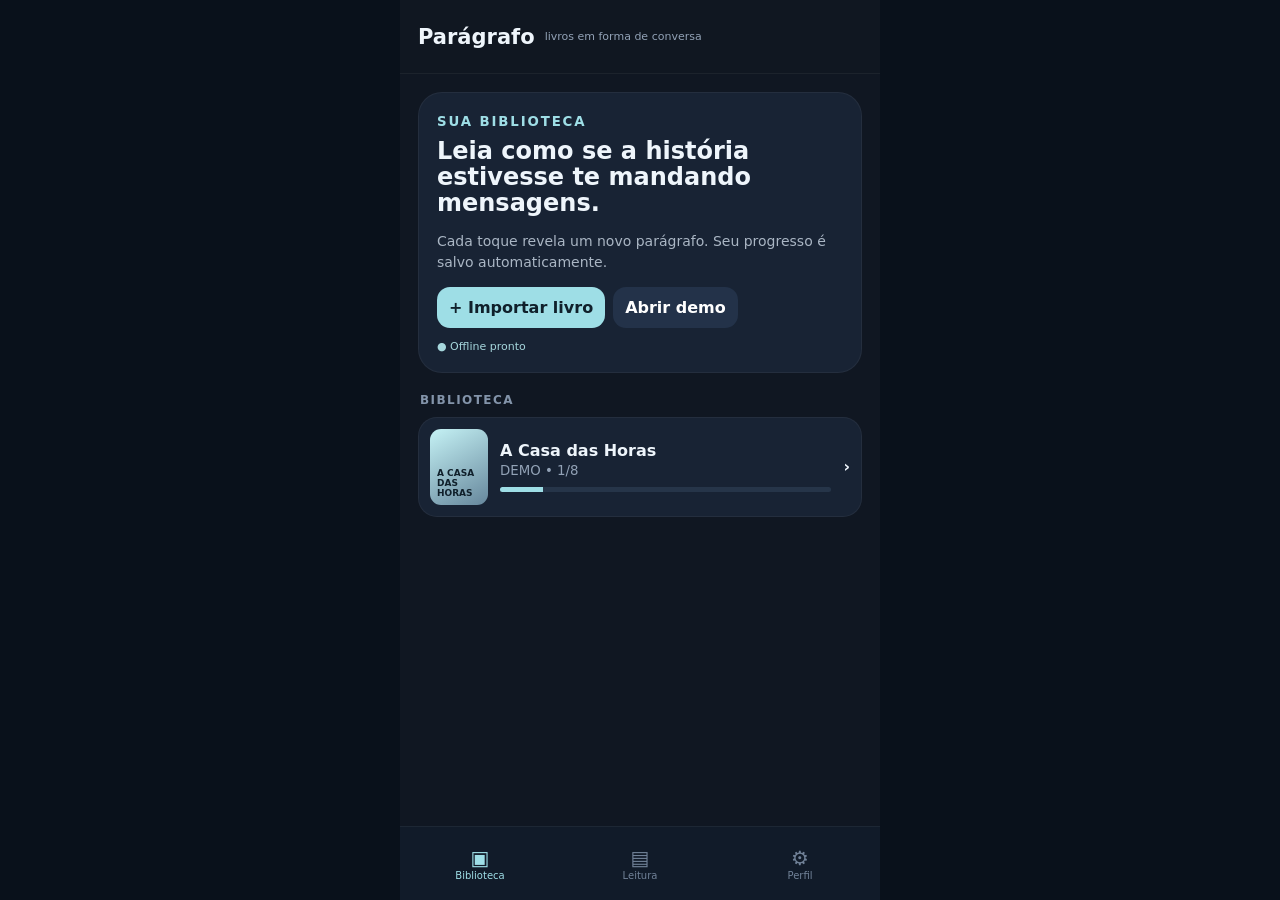
<file: index.html>
<!doctype html><html lang="pt-BR"><head><meta charset="utf-8"><meta name="viewport" content="width=device-width,initial-scale=1,viewport-fit=cover"><meta name="theme-color" content="#101722"><title>Parágrafo</title><link rel="manifest" href="./manifest.webmanifest"><link rel="icon" href="./icons/icon-192.png"><link rel="stylesheet" href="./styles.css"></head><body><div id="app">
<header><b>Parágrafo</b><small>livros em forma de conversa</small><button id="install" hidden>Instalar</button></header>
<main>
<section id="library" class="screen active"><div class="pad"><div class="hero"><small>SUA BIBLIOTECA</small><h1>Leia como se a história estivesse te mandando mensagens.</h1><p>Cada toque revela um novo parágrafo. Seu progresso é salvo automaticamente.</p><div class="actions"><button id="import">+ Importar livro</button><button id="demo">Abrir demo</button></div><input id="file" type="file" accept=".pdf,.epub,.txt,.md,.html,.htm" hidden><span id="status">● Offline pronto</span></div><h3>Biblioteca</h3><div id="books"></div></div></section>
<section id="reader" class="screen reader"><div class="readerHead"><button id="back">‹</button><div><b id="title">Livro</b><small id="info"></small></div></div><div id="tap"><div id="messages"></div><div id="hint">Toque na tela para continuar ↓</div></div><div class="font">Aa <input id="font" type="range" min="14" max="24" value="16"><span id="fontVal">16px</span></div></section>
<section id="profile" class="screen"><div class="pad"><div class="card"><h2>Perfil da leitura</h2><p>A imagem aparece ao lado de cada parágrafo.</p><div class="profileRow"><div id="avatarBig" class="avatar big">P</div><label>Escolher imagem<input id="photo" type="file" accept="image/*" hidden></label></div><label class="lbl">Nome acima das mensagens<input id="sender" value="Livro" maxlength="24"></label></div><div class="card"><h3>Formatos</h3><p>PDF, EPUB, TXT, MD e HTML.</p><p>Livros, foto e último parágrafo ficam salvos neste aparelho.</p></div></div></section>
</main><nav><button data-s="library" class="active">▣<small>Biblioteca</small></button><button data-s="reader">▤<small>Leitura</small></button><button data-s="profile">⚙<small>Perfil</small></button></nav></div><div id="toast"></div><script type="module" src="./app.js"></script></body></html>
</file>
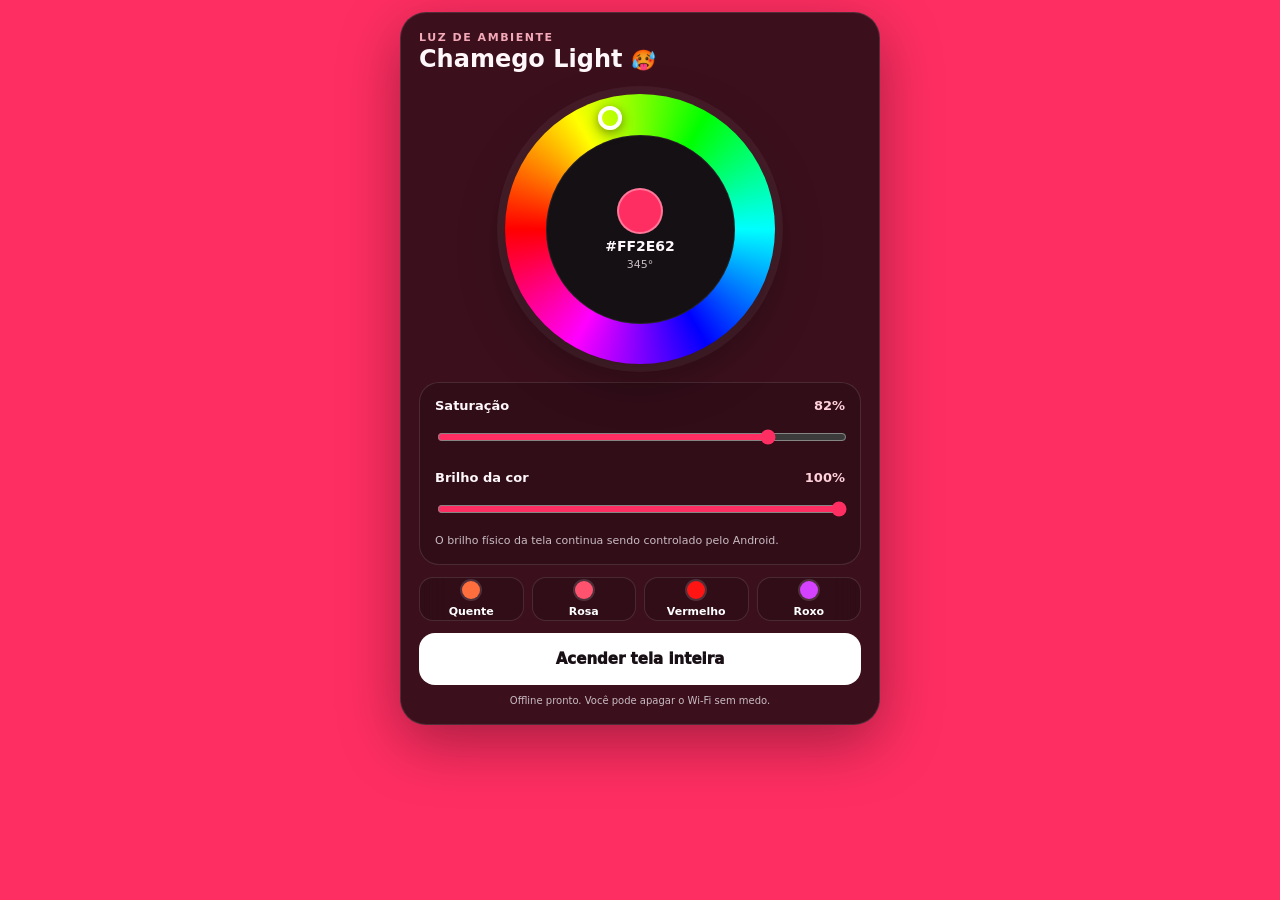
<file: chamego/index.html>
<!doctype html>
<html lang="pt-BR">
<head>
  <meta charset="utf-8">
  <meta name="viewport" content="width=device-width,initial-scale=1,viewport-fit=cover,user-scalable=no">
  <meta name="theme-color" content="#ff5a7a">
  <meta name="color-scheme" content="dark">
  <title>Chamego Light</title>
  <link rel="manifest" href="./manifest.webmanifest">
  <link rel="icon" href="./icons/icon-192.png">
  <link rel="apple-touch-icon" href="./icons/icon-192.png">
  <link rel="stylesheet" href="./styles.css">
</head>
<body>
  <main id="app" aria-label="Chamego Light">
    <div id="light" aria-hidden="true"></div>
    <section id="controls" class="panel" aria-label="Controles da luz">
      <div class="topbar">
        <div>
          <p class="eyebrow">LUZ DE AMBIENTE</p>
          <h1>Chamego Light <span>🥵</span></h1>
        </div>
        <button id="install" class="ghost" type="button" hidden>Instalar</button>
      </div>
      <div class="wheel-wrap">
        <div id="wheel" class="wheel" role="slider" tabindex="0" aria-label="Cor" aria-valuemin="0" aria-valuemax="359" aria-valuenow="345">
          <div id="wheelDot" class="wheel-dot" aria-hidden="true"></div>
          <div class="wheel-center">
            <div id="swatch" class="swatch"></div>
            <strong id="hexValue">#FF526F</strong>
            <span id="hueValue">345°</span>
          </div>
        </div>
      </div>
      <div class="slider-card">
        <label for="saturation"><span>Saturação</span><output id="saturationValue" for="saturation">82%</output></label>
        <input id="saturation" type="range" min="0" max="100" value="82" step="1">
        <label for="brightness"><span>Brilho da cor</span><output id="brightnessValue" for="brightness">100%</output></label>
        <input id="brightness" type="range" min="5" max="100" value="100" step="1">
        <p class="note">O brilho físico da tela continua sendo controlado pelo Android.</p>
      </div>
      <div class="presets" aria-label="Cores rápidas">
        <button type="button" data-h="18" data-s="92" data-v="100" style="--preset:#ff6e3d">Quente</button>
        <button type="button" data-h="345" data-s="82" data-v="100" style="--preset:#ff526f">Rosa</button>
        <button type="button" data-h="0" data-s="92" data-v="100" style="--preset:#ff1414">Vermelho</button>
        <button type="button" data-h="285" data-s="74" data-v="100" style="--preset:#d441ff">Roxo</button>
      </div>
      <button id="start" class="primary" type="button">Acender tela inteira</button>
      <p id="status" class="status" aria-live="polite">Offline pronto depois da primeira abertura.</p>
    </section>
    <button id="reveal" class="reveal" type="button" aria-label="Mostrar controles" hidden>⋯</button>
  </main>
  <script src="./app.js" defer></script>
</body>
</html>
</file>
<file: styles.css>
:root{--bg:#101722;--panel:#182334;--ink:#eef5fb;--muted:#92a2b6;--accent:#9edee6;--reader:#abc0ce;--bubble:#f3f0e6}*{box-sizing:border-box}body{margin:0;background:#09111b;color:var(--ink);font-family:system-ui,-apple-system,Segoe UI,sans-serif}button,input{font:inherit}button{cursor:pointer}#app{max-width:480px;min-height:100vh;margin:auto;background:var(--bg);position:relative}header{height:74px;padding:16px 18px;display:flex;align-items:center;gap:10px;position:sticky;top:0;z-index:9;background:#101722f4;border-bottom:1px solid #ffffff0d}header b{font-size:21px}header small{color:var(--muted);font-size:11px;flex:1}header button{border:0;border-radius:12px;padding:9px 12px;background:var(--accent);font-weight:800}.screen{display:none;min-height:calc(100vh - 148px)}.screen.active{display:block}.pad{padding:18px 18px 100px}.hero,.card{background:var(--panel);border:1px solid #ffffff0d;border-radius:24px;padding:18px}.hero>small{color:var(--accent);font-weight:900;letter-spacing:.14em}.hero h1{font-size:24px;line-height:1.08;margin:9px 0}.hero p,.card p{color:#aab6c4;line-height:1.5;font-size:14px}.actions{display:flex;gap:8px}.actions button,.profileRow label{border:0;border-radius:13px;padding:11px 12px;font-weight:800;background:var(--accent);color:#10202b}.actions button+button{background:#233249;color:white}.hero #status{display:inline-block;margin-top:12px;font-size:11px;color:#a6d7dd}.pad>h3{color:#8394aa;text-transform:uppercase;letter-spacing:.12em;font-size:12px;margin:20px 2px 10px}#books{display:grid;gap:10px}.book{display:grid;grid-template-columns:58px 1fr auto;gap:12px;align-items:center;background:var(--panel);border:1px solid #ffffff0d;border-radius:19px;padding:11px}.cover{width:58px;height:76px;border-radius:11px;background:linear-gradient(150deg,#c5f2f5,#66879c);color:#10202b;padding:7px;display:flex;align-items:end;font-size:9px;font-weight:900;text-transform:uppercase;overflow:hidden}.meta{min-width:0}.meta b{display:block;white-space:nowrap;overflow:hidden;text-overflow:ellipsis}.meta small{color:var(--muted)}.bar{height:5px;background:#263549;border-radius:8px;margin-top:8px;overflow:hidden}.bar i{display:block;height:100%;background:var(--accent)}.reader{background:var(--reader);color:#182334}.readerHead{height:62px;background:#142030;color:white;display:flex;align-items:center;gap:10px;padding:10px 13px;position:sticky;top:74px;z-index:7}.readerHead button{width:38px;height:38px;border:0;border-radius:12px;background:#233249;color:white;font-size:24px}.readerHead div{display:grid}.readerHead small{color:#a4b3c4;font-size:10px}.reader #tap{min-height:calc(100vh - 212px);padding:18px 15px 90px}.msg{display:grid;grid-template-columns:50px 1fr;gap:10px;margin-bottom:15px}.avatar{width:50px;height:50px;border-radius:50%;display:grid;place-items:center;background:linear-gradient(145deg,#e4fcff,#8bcad3);color:#17343d;font-weight:900;object-fit:cover;border:3px solid #ffffff70}.avatar.big{width:86px;height:86px;font-size:28px}.sender{font-size:12px;font-weight:900;margin-bottom:5px}.bubble{background:var(--bubble);border:2px solid #43566b;border-radius:5px 16px 16px 16px;padding:12px 14px;line-height:1.55;box-shadow:0 4px 0 #1d2b3a35}.font{position:fixed;bottom:84px;left:50%;transform:translateX(-50%);width:min(452px,calc(100% - 28px));padding:9px 12px;border-radius:14px;background:#142030f4;color:white;display:flex;gap:10px;align-items:center;z-index:8}.font input{width:100%}.font span{font-size:11px}.profileRow{display:flex;align-items:center;gap:15px}.profileRow label{font-size:12px}.lbl{display:grid;gap:7px;color:#aab6c4;font-size:12px;margin-top:16px}.lbl input{padding:12px;border-radius:12px;border:1px solid #33475e;background:#0f1824;color:white}nav{position:fixed;bottom:0;left:50%;transform:translateX(-50%);width:min(480px,100%);height:74px;background:#111b29;display:grid;grid-template-columns:repeat(3,1fr);border-top:1px solid #ffffff0d;z-index:10}nav button{border:0;background:transparent;color:#718298;display:grid;place-items:center;align-content:center;font-size:20px}nav button small{font-size:10px}nav .active{color:var(--accent)}#hint{text-align:center;background:#142030dc;color:white;width:max-content;max-width:90%;margin:12px auto;padding:8px 12px;border-radius:99px;font-size:10px;font-weight:800}#toast{position:fixed;left:50%;bottom:92px;transform:translateX(-50%);background:#08111d;color:white;border-radius:13px;padding:11px 13px;max-width:430px;width:calc(100% - 32px);display:none;text-align:center;font-size:12px;z-index:30}
</file>
<file: chamego/styles.css>
:root{--ink:#fff7fa;--muted:#c9bcc2;--panel:rgba(16,10,14,.82);--line:rgba(255,255,255,.12);--accent:#ff5a7a;--light:#ff526f}*{box-sizing:border-box}html,body{margin:0;min-height:100%;background:#090609;color:var(--ink);font-family:Inter,ui-sans-serif,system-ui,-apple-system,BlinkMacSystemFont,"Segoe UI",sans-serif;overscroll-behavior:none}body{min-height:100dvh}button,input{font:inherit}button{touch-action:manipulation}#app{position:relative;min-height:100dvh;overflow:hidden;background:#090609}#light{position:absolute;inset:0;min-height:100dvh;background:var(--light);transition:background-color .08s linear;touch-action:manipulation}.panel{position:relative;z-index:2;width:min(100% - 24px,480px);margin:12px auto;padding:18px;border:1px solid var(--line);border-radius:26px;background:var(--panel);backdrop-filter:blur(22px);-webkit-backdrop-filter:blur(22px);box-shadow:0 18px 60px rgba(0,0,0,.35);transition:opacity .24s ease,transform .24s ease}.panel.hidden{opacity:0;pointer-events:none;transform:translateY(14px)}.topbar{display:flex;align-items:flex-start;justify-content:space-between;gap:12px}.eyebrow{margin:0 0 3px;color:#f3a9b8;font-size:11px;font-weight:900;letter-spacing:.14em}.topbar h1{margin:0;font-size:24px;line-height:1.05}.topbar h1 span{font-size:20px}.ghost{border:1px solid var(--line);background:rgba(255,255,255,.08);color:white;border-radius:14px;min-height:44px;padding:0 14px;font-weight:800}.wheel-wrap{display:grid;place-items:center;padding:22px 0 18px}.wheel{position:relative;width:min(68vw,270px);aspect-ratio:1;border-radius:50%;background:conic-gradient(from -90deg,#f00,#ff0,#0f0,#0ff,#00f,#f0f,#f00);box-shadow:0 0 0 8px rgba(255,255,255,.05),0 18px 48px rgba(0,0,0,.3);touch-action:none;outline:none}.wheel:focus-visible{box-shadow:0 0 0 4px #fff,0 0 0 10px rgba(255,255,255,.15),0 18px 48px rgba(0,0,0,.3)}.wheel::after{content:"";position:absolute;inset:15%;border-radius:50%;background:#141014;box-shadow:inset 0 0 0 1px rgba(255,255,255,.08)}.wheel-dot{position:absolute;z-index:3;width:24px;height:24px;border-radius:50%;border:4px solid white;box-shadow:0 3px 12px rgba(0,0,0,.45);transform:translate(-50%,-50%);pointer-events:none}.wheel-center{position:absolute;z-index:4;inset:25%;border-radius:50%;display:grid;place-items:center;align-content:center;gap:4px;text-align:center;pointer-events:none}.swatch{width:46px;height:46px;border-radius:50%;background:var(--light);border:2px solid rgba(255,255,255,.35)}.wheel-center strong{font-size:14px}.wheel-center span{font-size:11px;color:var(--muted)}.slider-card{border:1px solid var(--line);border-radius:20px;padding:15px;background:rgba(0,0,0,.17)}.slider-card label{display:flex;justify-content:space-between;align-items:center;font-size:13px;font-weight:800;margin-bottom:8px}.slider-card label:nth-of-type(2){margin-top:15px}.slider-card output{color:#ffd1db}.slider-card input{width:100%;accent-color:var(--accent);height:28px}.note{margin:7px 0 0;color:var(--muted);font-size:11px;line-height:1.35}.presets{display:grid;grid-template-columns:repeat(4,1fr);gap:8px;margin:12px 0}.presets button{min-height:44px;border:1px solid var(--line);border-radius:14px;background:rgba(0,0,0,.18);color:white;font-size:11px;font-weight:800;display:grid;place-items:center;gap:3px}.presets button::before{content:"";width:18px;height:18px;border-radius:50%;background:var(--preset);box-shadow:0 0 0 2px rgba(255,255,255,.15)}.primary{width:100%;min-height:52px;border:0;border-radius:16px;background:white;color:#191015;font-weight:950;font-size:15px}.status{margin:10px 4px 0;text-align:center;font-size:10px;color:var(--muted)}.reveal{position:absolute;z-index:4;left:50%;bottom:max(18px,env(safe-area-inset-bottom));transform:translateX(-50%);width:58px;height:42px;border:1px solid rgba(255,255,255,.28);border-radius:999px;background:rgba(0,0,0,.25);color:white;font-size:22px;backdrop-filter:blur(10px);-webkit-backdrop-filter:blur(10px)}@media (max-width:360px){.panel{padding:14px}.wheel{width:min(64vw,224px)}.wheel-wrap{padding:14px 0}.presets button{font-size:10px}}@media (prefers-reduced-motion:reduce){*{transition:none!important;scroll-behavior:auto!important}}
</file>
